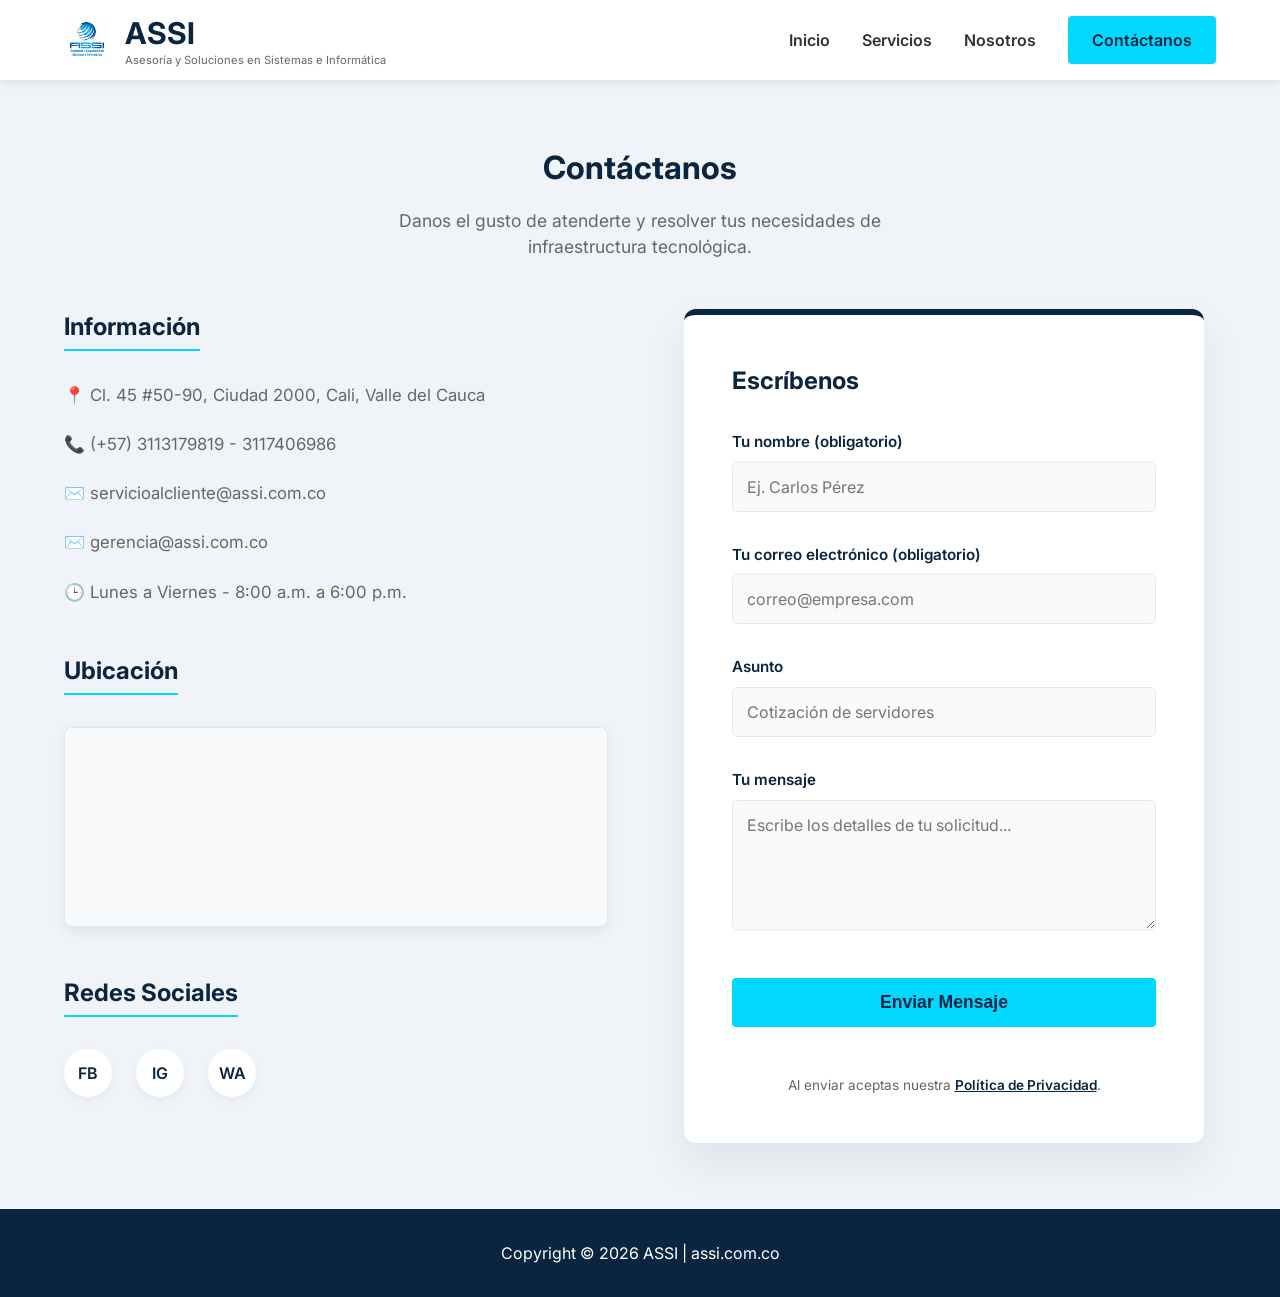
<file: contacto.html>
<!DOCTYPE html>
<html lang="es">
<head>
    <meta charset="UTF-8">
    <meta name="viewport" content="width=device-width, initial-scale=1.0">
    <title>Contacto | ASSI - Soluciones en Sistemas y Servidores</title>
    <link rel="icon" href="assets/img/logo-assi.png" type="image/png">
    <link rel="stylesheet" href="css/style.css">
    <link href="https://fonts.googleapis.com/css2?family=Inter:wght@400;600;700&display=swap" rel="stylesheet">
</head>
<body>
    <!-- Navegación Principal[cite: 24] -->
    <header class="header">
        <div class="container header__inner">
            <a href="index.html" class="logo">
                <img src="assets/img/logo-assi.png" alt="Logotipo de ASSI" class="logo__img">
                <div class="logo__text-group">
                    <span class="logo__text">ASSI</span>
                    <span class="logo__slogan">Asesoría y Soluciones en Sistemas e Informática</span>
                </div>
            </a>
            <button class="nav-toggle" id="navToggle" aria-label="Abrir menú">
                <span class="hamburger"></span>
            </button>
            <nav class="nav" id="navMenu">
                <ul class="nav__list">
                    <li><a href="index.html" class="nav__link">Inicio</a></li>
                    <li><a href="servicios.html" class="nav__link">Servicios</a></li>
                    <li><a href="nosotros.html" class="nav__link">Nosotros</a></li>
                    <li><a href="contacto.html" class="btn btn--primary">Contáctanos</a></li>
                </ul>
            </nav>
        </div>
    </header>

    <main>
        <section class="contact">
            <div class="container">
                <div class="section-header">
                    <h1 class="section-title">Contáctanos</h1>
                    <p class="section-subtitle">Danos el gusto de atenderte y resolver tus necesidades de infraestructura tecnológica.</p>
                </div>
                
                <div class="contact__inner">
                    <!-- Columna Izquierda: Información, Mapa compacto y Redes -->
                    <div class="contact__info">
                        <div class="info-block">
                            <h3>Información</h3>
                            <ul>
                                <li>📍 Cl. 45 #50-90, Ciudad 2000, Cali, Valle del Cauca</li>
                                <li>📞 (+57) 3113179819 - 3117406986</li>
                                <li>✉️ servicioalcliente@assi.com.co</li>
                                <li>✉️ gerencia@assi.com.co</li>
                                <li>🕒 Lunes a Viernes - 8:00 a.m. a 6:00 p.m.</li>
                            </ul>
                        </div>

                        <div class="info-block">
                            <h3>Ubicación</h3>
                            <div class="map-container">
                                <iframe 
                                    src="https://www.google.com/maps/embed?pb=!1m18!1m12!1m3!1d3982.656515865671!2d-76.505!3d3.385!2m3!1f0!2f0!3f0!3m2!1i1024!2i768!4f13.1!3m3!1m2!1s0x8e30a1382b604557%3A0x8e0a1b2c3d4e5f6!2sCl.%2068a%20%2341-64%2C%20Cali%2C%20Valle%20del%20Cauca!5e0!3m2!1ses!2sco!4v1650000000000!5m2!1ses!2sco" 
                                    width="100%" 
                                    height="100%" 
                                    style="border:0;" 
                                    allowfullscreen="" 
                                    loading="lazy" 
                                    referrerpolicy="no-referrer-when-downgrade"
                                    title="Ubicación de oficinas ASSI en Ciudad 2000, Cali">
                                </iframe>
                            </div>
                        </div>

                        <div class="info-block">
                            <h3>Redes Sociales</h3>
                            <div class="social-links">
                                <a href="https://facebook.com" target="_blank" rel="noopener" aria-label="Facebook de ASSI">FB</a>
                                <a href="https://instagram.com" target="_blank" rel="noopener" aria-label="Instagram de ASSI">IG</a>
                                <a href="https://wa.me/573113179819?text=Hola,%20estoy%20interesado%20en%20una%20asesor%C3%ADa%20tecnol%C3%B3gica" target="_blank" rel="noopener" aria-label="WhatsApp de ASSI">WA</a>
                            </div>
                        </div>
                    </div>

                    <!-- Columna Derecha: Formulario conectado a Formspree -->
                    <div class="contact__form-wrapper">
                        <h3>Escríbenos</h3>
                        <form action="https://formspree.io/f/mzezqnbd" method="POST" class="contact__form" id="contactForm">
                            <div class="form-group">
                                <label for="nombre">Tu nombre (obligatorio)</label>
                                <input type="text" id="nombre" name="nombre" required placeholder="Ej. Carlos Pérez">
                            </div>
                            <div class="form-group">
                                <label for="correo">Tu correo electrónico (obligatorio)</label>
                                <input type="email" id="correo" name="email" required placeholder="correo@empresa.com">
                            </div>
                            <div class="form-group">
                                <label for="asunto">Asunto</label>
                                <input type="text" id="asunto" name="asunto" placeholder="Cotización de servidores">
                            </div>
                            <div class="form-group">
                                <label for="mensaje">Tu mensaje</label>
                                <textarea id="mensaje" name="mensaje" rows="5" required placeholder="Escribe los detalles de tu solicitud..."></textarea>
                            </div>
                            <button type="submit" class="btn btn--primary">Enviar Mensaje</button>
                            
                            <!-- Nuevo texto legal debajo del botón -->
                                <div class="form-legal">
                                    <p>Al enviar aceptas nuestra <a href="#" id="openPrivacyModal">Política de Privacidad</a>.</p>
                                </div>
                            </form>
                        </form>
                    </div>
                </div>
            </div>
        </section>
    </main>

    <!-- Pie de Página -->
    <footer class="footer">
        <div class="container footer__inner">
            <p>Copyright &copy; 2026 ASSI | assi.com.co</p>
        </div>
    </footer>


    <!-- =========================================
         MODAL DE POLÍTICA DE PRIVACIDAD
         ========================================= -->
    <div class="modal-overlay" id="privacyModal">
        <div class="modal-content">
            <button class="modal-close" id="closePrivacyModal" aria-label="Cerrar modal">&times;</button>
            <h3>Política de Privacidad</h3>
            <p>En ASSI protegemos tus datos personales conforme a la Ley 1581 de 2012 y el Decreto 1377 de 2013 de la República de Colombia. La información recolectada a través de este sitio se utiliza únicamente para fines comerciales y de contacto.</p>
            
        </div>
    </div>



    <script src="js/main.js"></script>
</body>
</html>
</file>
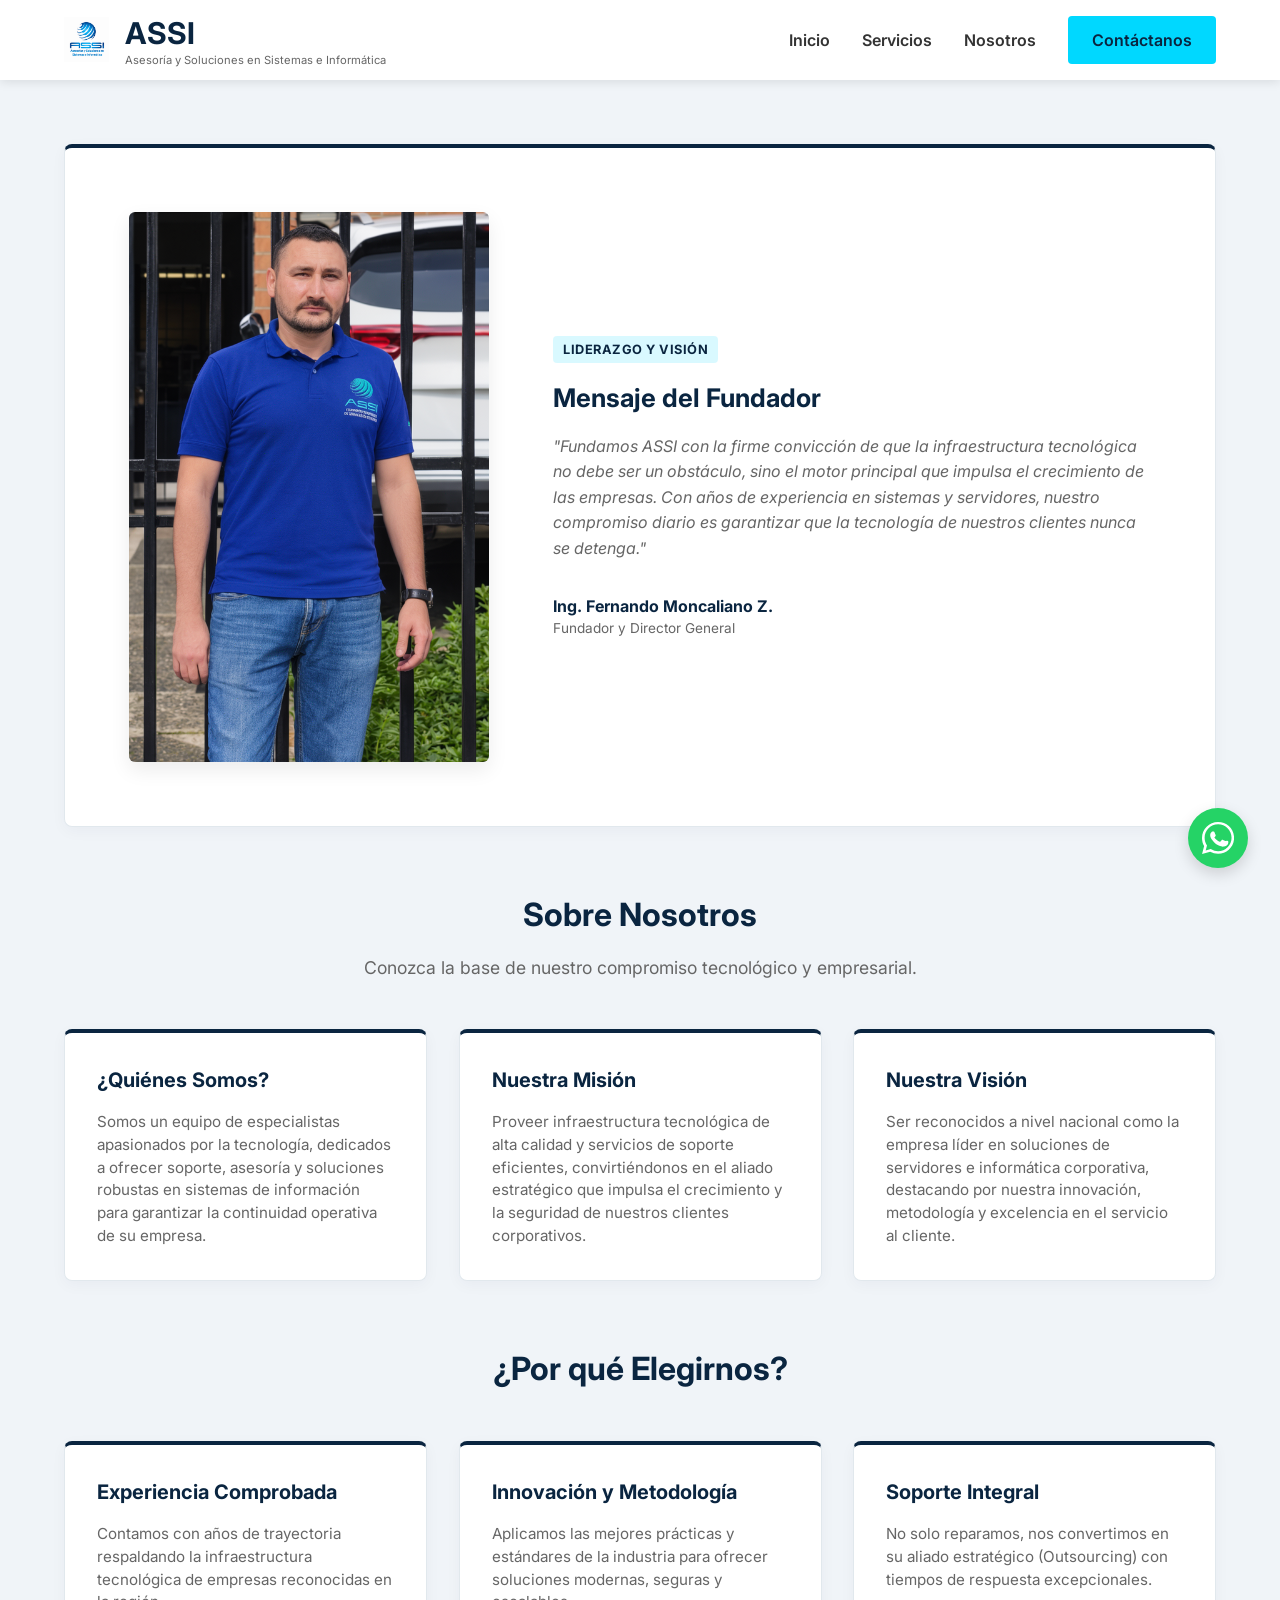
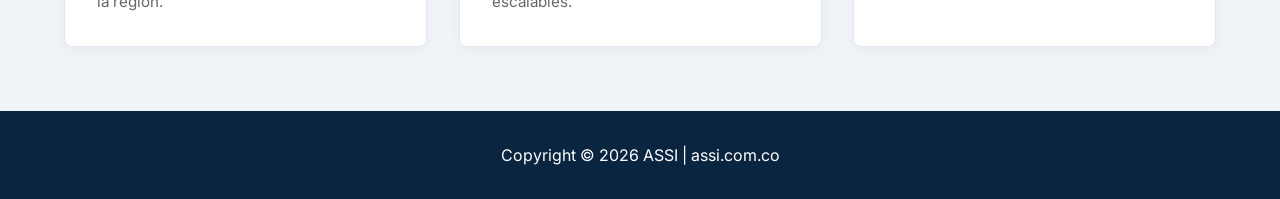
<file: nosotros.html>
<!DOCTYPE html>
<html lang="es">
<head>
    <meta charset="UTF-8">
    <meta name="viewport" content="width=device-width, initial-scale=1.0">
    <title>Nosotros | ASSI - Soluciones en Sistemas y Servidores</title>
    <link rel="icon" href="assets/img/logo-assi.png" type="image/png">
    <link rel="stylesheet" href="css/style.css">
    <link href="https://fonts.googleapis.com/css2?family=Inter:wght@400;600;700&display=swap" rel="stylesheet">
</head>
<body>
    <!-- Navegación Principal (Se repite en todos los archivos) -->
    <header class="header">
        <div class="container header__inner">
            
            <!-- El logo ahora es un enlace flexbox -->
            <a href="index.html" class="logo">
                <img src="assets/img/logo-assi.png" alt="Logotipo de ASSI" class="logo__img">
                <div class="logo__text-group">
                    <span class="logo__text">ASSI</span>
                    <span class="logo__slogan">Asesoría y Soluciones en Sistemas e Informática</span>
                </div>
            </a>

            <!-- Botón Hamburguesa corregido (sin el 4 extra) -->
            <button class="nav-toggle" id="navToggle" aria-label="Abrir menú">
                <span class="hamburger"></span>
            </button>

            <!-- Menú de Navegación -->
            <nav class="nav" id="navMenu">
                <ul class="nav__list">
                    <li><a href="index.html" class="nav__link">Inicio</a></li>
                    <li><a href="servicios.html" class="nav__link">Servicios</a></li>
                    <li><a href="nosotros.html" class="nav__link">Nosotros</a></li>
                    <li><a href="contacto.html" class="btn btn--primary">Contáctanos</a></li>
                </ul>
            </nav>
            
        </div>
    </header>

    <main>
        <section class="about">
            <div class="container about__inner">
                
            
                <!-- SECCIÓN DEL FUNDADOR CON ROTADOR AUTOMÁTICO -->
                <div class="founder fade-up">
                    <div class="founder__image">
                        <!-- Primera foto (activa por defecto) -->
                        <img src="assets/img/Fundador1.png" alt="Fundador y Director de ASSI - Foto 1" class="slide active">
                        <!-- Segunda foto (oculta inicialmente) -->
                        <img src="assets/img/Fundador2.png" alt="Fundador y Director de ASSI - Foto 2" class="slide">
                    </div>
                    <div class="founder__content">
                        <span class="founder__tag">Liderazgo y Visión</span>
                        <h2 class="founder__title">Mensaje del Fundador</h2>
                        <p class="founder__text">
                            "Fundamos ASSI con la firme convicción de que la infraestructura tecnológica no debe ser un obstáculo, sino el motor principal que impulsa el crecimiento de las empresas. Con años de experiencia en sistemas y servidores, nuestro compromiso diario es garantizar que la tecnología de nuestros clientes nunca se detenga."
                        </p>
                        <div class="founder__author">
                            <strong>Ing. Fernando Moncaliano Z.</strong>
                            <span>Fundador y Director General</span>
                        </div>
                    </div>
                </div>

                <!-- SECCIÓN SOBRE NOSOTROS -->
                <div class="section-header fade-up" style="margin-top: var(--space-8);">
                    <h1 class="section-title">Sobre Nosotros</h1>
                    <p class="section-subtitle">Conozca la base de nuestro compromiso tecnológico y empresarial.</p>
                </div>
                
                <div class="about__grid">
                    <!-- Tarjeta 1: ¿Quiénes Somos? -->
                    <article class="card fade-up">
                        <h3 class="card__title">¿Quiénes Somos?</h3>
                        <p class="card__text">Somos un equipo de especialistas apasionados por la tecnología, dedicados a ofrecer soporte, asesoría y soluciones robustas en sistemas de información para garantizar la continuidad operativa de su empresa.</p>
                    </article>

                    <!-- Tarjeta 2: Nuestra Misión -->
                    <article class="card fade-up delay-100">
                        <h3 class="card__title">Nuestra Misión</h3>
                        <p class="card__text">Proveer infraestructura tecnológica de alta calidad y servicios de soporte eficientes, convirtiéndonos en el aliado estratégico que impulsa el crecimiento y la seguridad de nuestros clientes corporativos.</p>
                    </article>

                    <!-- Tarjeta 3: Nuestra Visión -->
                    <article class="card fade-up delay-200">
                        <h3 class="card__title">Nuestra Visión</h3>
                        <p class="card__text">Ser reconocidos a nivel nacional como la empresa líder en soluciones de servidores e informática corporativa, destacando por nuestra innovación, metodología y excelencia en el servicio al cliente.</p>
                    </article>
                </div>

                <div class="section-header fade-up" style="margin-top: var(--space-8);">
                    <h2 class="section-title">¿Por qué Elegirnos?</h2>
                </div>
                
                <div class="about__grid">
                    <!-- Tarjeta 4: Experiencia Comprobada -->
                    <article class="card fade-up">
                        <h3 class="card__title">Experiencia Comprobada</h3>
                        <p class="card__text">Contamos con años de trayectoria respaldando la infraestructura tecnológica de empresas reconocidas en la región.</p>
                    </article>

                    <!-- Tarjeta 5: Innovación y Metodología -->
                    <article class="card fade-up delay-100">
                        <h3 class="card__title">Innovación y Metodología</h3>
                        <p class="card__text">Aplicamos las mejores prácticas y estándares de la industria para ofrecer soluciones modernas, seguras y escalables.</p>
                    </article>

                    <!-- Tarjeta 6: Soporte Integral -->
                    <article class="card fade-up delay-200">
                        <h3 class="card__title">Soporte Integral</h3>
                        <p class="card__text">No solo reparamos, nos convertimos en su aliado estratégico (Outsourcing) con tiempos de respuesta excepcionales.</p>
                    </article>
                </div>
            </div>
        </section>
    </main>

    <footer class="footer">
        <div class="container footer__inner">
            <p>Copyright &copy; 2026 ASSI | assi.com.co</p>
        </div>
    </footer>



     <!-- =========================================
         BOTÓN FLOTANTE DE WHATSAPP
         ========================================= -->
    <!-- Enlace seguro usando target="_blank" y rel="noopener"[cite: 24] -->
    <a href="https://wa.me/573113179819?text=Hola,%20estoy%20interesado%20en%20una%20asesor%C3%ADa%20tecnol%C3%B3gica" 
       class="whatsapp-float fade-up delay-300" 
       target="_blank" 
       rel="noopener" 
       aria-label="Escríbenos directamente por WhatsApp"> <!-- Atributo ARIA para accesibilidad -->
        
        <!-- Ícono SVG oficial de WhatsApp (No requiere cargar imágenes extra) -->
        <svg viewBox="0 0 24 24" width="32" height="32" fill="currentColor">
            <path d="M12.031 0C5.385 0 0 5.385 0 12.031c0 2.13.553 4.195 1.6 6.02L.053 24l6.096-1.597c1.782.95 3.774 1.45 5.882 1.45 6.646 0 12.031-5.385 12.031-12.031S18.677 0 12.031 0zm0 21.905c-1.802 0-3.567-.485-5.115-1.402l-.367-.217-3.799.996.996-3.702-.238-.378c-1.008-1.598-1.539-3.454-1.539-5.353 0-5.568 4.531-10.099 10.099-10.099s10.099 4.531 10.099 10.099-4.531 10.099-10.099 10.099zm5.541-7.564c-.304-.152-1.798-.887-2.077-.989-.279-.101-.482-.152-.685.152-.203.304-.786.989-.964 1.192-.177.203-.355.228-.659.076-1.558-.771-2.73-1.611-3.778-3.003-.266-.356.26-.33.85-1.51.076-.152.038-.279-.038-.431-.076-.152-.685-1.648-.938-2.257-.245-.591-.498-.512-.685-.522-.177-.01-.38-.01-.583-.01-.203 0-.532.076-.811.38-.279.304-1.065 1.04-1.065 2.535 0 1.496 1.09 2.941 1.242 3.144.152.203 2.145 3.275 5.195 4.593 1.956.843 2.766.915 3.844.773 1.189-.156 2.65-.968 3.018-1.928.368-.96.368-1.782.258-1.956-.101-.177-.38-.279-.684-.431z"/>
        </svg>
    </a>






    <script src="js/main.js"></script>
</body>
</html>
</file>
<file: css/style.css>
/* =========================================
   1. VARIABLES Y DISEÑO BASE (DESIGN TOKENS)
   ========================================= */
:root {
    --color-primary: #0A2540; /* Azul Marino Oscuro */
    --color-accent: #00D8FF;  /* Cian */
    --color-text: #333333;
    --color-text-light: #666666;
    --color-bg: #FFFFFF;
    
    /* Escala de espaciado base 8px[cite: 24] */
    --space-2: 16px;
    --space-3: 24px;
    --space-4: 32px;
    --space-6: 48px;
    --space-8: 64px;

    --font-main: 'Inter', sans-serif;
}

* {
    margin: 0;
    padding: 0;
    box-sizing: border-box;
}

body {
    font-family: var(--font-main);
    color: var(--color-text);
    background-color: var(--color-bg);
    line-height: 1.5;
}

.container {
    width: 90%;
    max-width: 1200px;
    margin: 0 auto;
}

/* =========================================
   2. COMPONENTES COMPARTIDOS
   ========================================= */
.btn {
    display: inline-flex;
    align-items: center;
    justify-content: center;
    padding: 12px 24px;
    text-decoration: none;
    font-weight: 600;
    border-radius: 4px;
    text-align: center;
    transition: all 0.3s ease;
    min-height: 44px; /* Botones accesibles[cite: 24] */
    border: none;
    cursor: pointer;
}

.btn--primary {
    background-color: var(--color-accent);
    color: var(--color-primary);
}

.btn--primary:hover {
    background-color: #00b3d6;
}

.btn--secondary {
    background-color: transparent;
    color: var(--color-primary);
    border: 2px solid var(--color-primary);
}

.btn--secondary:hover {
    background-color: var(--color-primary);
    color: var(--color-bg);
}

.section-header {
    text-align: center;
    margin-bottom: var(--space-6);
}

.section-title {
    font-size: 2rem;
    color: var(--color-primary);
    margin-bottom: var(--space-2);
    font-weight: 700;
}

.section-subtitle {
    color: var(--color-text-light);
    max-width: 600px;
    margin: 0 auto;
    font-size: 1.1rem;
}

/* =========================================
   3. HEADER Y NAVEGACIÓN (Móvil por defecto)
   ========================================= */
.header {
    background-color: var(--color-bg);
    box-shadow: 0 2px 10px rgba(0,0,0,0.1);
    position: sticky;
    top: 0;
    z-index: 100;
}

.header__inner {
    display: flex;
    justify-content: space-between;
    align-items: center;
    height: 80px;
}

.logo {
    display: flex;
    align-items: center;
    gap: var(--space-2);
    text-decoration: none;
}

/* Corrección de tamaño para el logotipo en la cabecera */
.logo img {
    max-height: 45px; /* Ajusta este valor si lo quieres un poco más grande o pequeño */
    width: auto;      /* Mantiene la proporción perfecta de la imagen */
    display: block;
}

.logo__text-group {
    display: flex;
    flex-direction: column;
    justify-content: center;
}

.logo__text {
    font-size: 30px;
    font-weight: 700;
    color: var(--color-primary);
}

.logo__slogan {
    font-size: 0.7rem;
    color: var(--color-text-light);
    font-weight: 400;
    margin-top: -4px;
}

.nav-toggle {
    display: block;
    background: transparent;
    border: none;
    cursor: pointer;
    width: 44px; 
    height: 44px;
    position: relative;
    z-index: 200;
}

.hamburger,
.hamburger::before,
.hamburger::after {
    display: block;
    width: 24px;
    height: 2px;
    background-color: var(--color-primary);
    position: absolute;
    left: 10px;
    transition: all 0.3s ease;
}

.hamburger::before { content: ''; top: -8px; left: 0; }
.hamburger::after { content: ''; top: 8px; left: 0; }

.nav {
    position: fixed;
    top: 80px; 
    left: -100%; 
    width: 100%;
    height: calc(100vh - 80px);
    background-color: var(--color-primary);
    transition: left 0.3s ease;
    z-index: 99;
    overflow-y: auto;
}

.nav.is-active {
    left: 0;
}

.nav__list {
    display: flex;
    flex-direction: column;
    align-items: center;
    padding-top: var(--space-8);
    list-style: none;
    gap: var(--space-4);
}

.nav__link {
    text-decoration: none;
    color: var(--color-bg);
    font-weight: 600;
    font-size: 1.25rem;
}

/* =========================================
   4. SECCIÓN HERO (INICIO)
   ========================================= */
.hero {
    padding: var(--space-8) 0;
    background-color: #f8f9fa;
}

.hero__inner {
    display: flex;
    flex-direction: column;
    gap: var(--space-4);
}

.hero__title {
    font-size: 2.5rem;
    color: var(--color-primary);
    line-height: 1.2;
    margin-bottom: var(--space-2);
}

.hero__description {
    font-size: 1.125rem;
    color: var(--color-text-light);
    margin-bottom: var(--space-4);
}

.hero__actions {
    display: flex;
    flex-direction: column;
    gap: var(--space-2);
}

.hero__image img {
    width: 100%;
    border-radius: 8px;
    box-shadow: 0 10px 30px rgba(0,0,0,0.1);
}

/* =========================================
   5. TARJETAS (Solución unificada para texto e imágenes)
   ========================================= */
.services, .about {
    padding: var(--space-8) 0;
}

.about {
    background-color: #F0F4F8; 
}

.services {
    background-color: var(--color-bg);
}

.services__grid, .about__grid {
    display: grid;
    grid-template-columns: repeat(auto-fit, minmax(300px, 1fr));
    gap: var(--space-4);
}

.card {
    background-color: #ffffff;
    padding: var(--space-4); /* ¡Restauramos el respiro interior para todas las tarjetas! */
    border-radius: 8px;
    box-shadow: 0 4px 15px rgba(10, 37, 64, 0.04);
    border: 1px solid #e1e8ed;
    border-top: 4px solid var(--color-primary); 
    transition: transform 0.3s ease, box-shadow 0.3s ease, border-color 0.3s ease;
    display: flex;
    flex-direction: column;
    overflow: hidden; 
    text-align: left; 
}

/* Truco Senior: Hacemos que la imagen de servicios "rompa" el padding de la tarjeta y toque los bordes */
.card__image {
    width: calc(100% + (var(--space-4) * 2));
    margin: calc(var(--space-4) * -1) calc(var(--space-4) * -1) var(--space-4) calc(var(--space-4) * -1);
    height: 180px; 
    overflow: hidden;
}

.card__image img {
    width: 100%;
    height: 100%;
    object-fit: cover; 
    transition: transform 0.5s ease; 
}

.card__body {
    padding: 0; /* Ya lo maneja el padding general de la tarjeta `.card` */
    display: flex;
    flex-direction: column;
    flex-grow: 1;
}

.card:hover,
.card.is-active {
    transform: translateY(-5px);
    box-shadow: 0 10px 25px rgba(10, 37, 64, 0.1);
    border-top-color: var(--color-accent); 
}

.card:hover .card__image img {
    transform: scale(1.08);
}

.card__title {
    font-size: 1.25rem;
    color: var(--color-primary);
    margin-bottom: var(--space-2);
}

.card__text {
    color: var(--color-text-light);
    font-size: 0.95rem;
}

/* =========================================
   6. SECCIÓN CLIENTES (ESTILO DE CAJAS/TARJETAS)
   ========================================= */
.clients {
    padding: 80px 0; 
    background-color: #f8f9fa; 
    position: relative;
    border-top: 1px solid #e1e8ed;
}

/* Divisor corporativo superior */
.clients::before {
    content: '';
    position: absolute;
    top: -1px;
    left: 50%;
    transform: translateX(-50%);
    width: 120px;
    height: 4px;
    background-color: var(--color-accent);
    border-radius: 0 0 6px 6px;
    box-shadow: 0 4px 10px rgba(0, 216, 255, 0.2);
}

.clients__grid {
    display: grid;
    /* Ajustamos el tamaño mínimo de la columna para que las cajas respiren bien */
    grid-template-columns: repeat(auto-fit, minmax(180px, 1fr));
    gap: var(--space-4);
    align-items: center;
}

/* Estilo de Tarjeta/Caja para cada logo */
.client-logo {
    background-color: #ffffff;
    border: 1px solid #e1e8ed;
    border-radius: 8px;
    padding: var(--space-3);
    height: 110px; /* Altura fija para que todas las cajas midan exactamente lo mismo */
    display: flex;
    justify-content: center;
    align-items: center;
    box-shadow: 0 4px 10px rgba(10, 37, 64, 0.02);
    transition: all 0.3s ease;
}

/* Aseguramos que el enlace interno ocupe toda la caja */
.client-logo a {
    display: flex;
    justify-content: center;
    align-items: center;
    width: 100%;
    height: 100%;
}

/* Control estricto de las imágenes para que no se salgan de la caja */
.client-logo img {
    max-width: 80%;
    max-height: 100px; /* Altura máxima controlada para los logos */
    object-fit: contain;
/*     filter: grayscale(100%) opacity(60%); 
 */    transition: filter 0.3s ease, transform 0.3s ease;
}

/* Microinteracción al pasar el cursor sobre la caja */
.client-logo:hover {
    transform: translateY(-4px);
    box-shadow: 0 8px 20px rgba(10, 37, 64, 0.08);
    border-color: var(--color-accent); /* El borde sutil cambia al cian corporativo */
}

.client-logo:hover img {
    filter: grayscale(0%) opacity(100%); /* Recuperan su color original */
    transform: scale(1.05);
}

/* =========================================
   7. SECCIÓN CONTACTO
   ========================================= */


/* ¡Esta es la clase que nos faltaba para dar respiro y color de fondo! */
.contact {
    padding: var(--space-8) 0; /* Aplica 64px de espacio arriba y abajo */
    background-color: #F0F4F8; /* Azul muy claro corporativo */
}

.contact__inner {
    display: grid;
    gap: var(--space-6);
    grid-template-columns: 1fr;
    align-items: start;
}


.contact__info h3, .contact__form-wrapper h3 {
    font-size: 1.5rem;
    color: var(--color-primary);
    margin-bottom: var(--space-4);
    font-weight: 700;
}

.info-block {
    margin-bottom: var(--space-6);
}

.info-block h3 {
    border-bottom: 2px solid var(--color-accent);
    display: inline-block;
    padding-bottom: 4px;
}

.info-block ul {
    list-style: none;
    color: var(--color-text-light);
}

.info-block li {
    margin-bottom: var(--space-3);
    display: flex;
    align-items: center;
    gap: 12px;
    font-size: 1.05rem;
}

.map-container {
    width: 100%;
    height: 200px;
    border-radius: 8px;
    overflow: hidden;
    box-shadow: 0 4px 12px rgba(10, 37, 64, 0.08);
    border: 1px solid #e1e8ed;
    background-color: #f8fafc;
}

.map-container iframe {
    width: 100%;
    height: 100%;
    border: 0;
    display: block;
}

.social-links {
    display: flex;
    gap: var(--space-3);
}

.social-links a {
    display: flex;
    justify-content: center;
    align-items: center;
    width: 48px; 
    height: 48px;
    background-color: #ffffff;
    color: var(--color-primary);
    border-radius: 50%;
    text-decoration: none;
    font-weight: 600;
    box-shadow: 0 4px 10px rgba(10, 37, 64, 0.05);
    transition: all 0.3s ease;
}

.social-links a:hover {
    background-color: var(--color-primary);
    color: var(--color-bg);
    transform: translateY(-4px);
    box-shadow: 0 8px 15px rgba(10, 37, 64, 0.15);
}

.contact__form-wrapper {
    background-color: var(--color-bg);
    padding: var(--space-6);
    border-radius: 12px;
    box-shadow: 0 20px 40px rgba(10, 37, 64, 0.08);
    border-top: 6px solid var(--color-primary);
}

.contact__form {
    display: flex;
    flex-direction: column;
    gap: var(--space-4);
}

.form-group {
    display: flex;
    flex-direction: column;
    gap: 8px;
}

.form-group label {
    font-size: 0.95rem;
    font-weight: 600;
    color: var(--color-primary);
}

.form-group input,
.form-group textarea {
    width: 100%;
    padding: 14px;
    background-color: #F8FAFC;
    border: 1px solid #E2E8F0;
    border-radius: 6px;
    font-family: inherit;
    font-size: 1rem;
    color: var(--color-text);
    transition: all 0.3s ease;
}

.form-group input:focus,
.form-group textarea:focus {
    outline: none;
    background-color: #ffffff;
    border-color: var(--color-accent);
    box-shadow: 0 0 0 4px rgba(0, 216, 255, 0.15); 
}

.contact__form .btn {
    margin-top: var(--space-2);
    font-size: 1.1rem;
    padding: 14px 24px;
}


/* =========================================
   TEXTO LEGAL DEL FORMULARIO (PRIVACIDAD)
   ========================================= */
.form-legal {
    text-align: center;
    margin-top: var(--space-2); /* Separación usando nuestra escala base[cite: 25] */
    font-size: 0.85rem; /* Texto más pequeño para jerarquía secundaria[cite: 25] */
    color: var(--color-text-light); /* Color gris sutil */
}

.form-legal a {
    color: var(--color-primary); /* Azul corporativo para el enlace */
    text-decoration: underline;
    font-weight: 600;
    transition: color 0.3s ease;
}

/* Microinteracción al pasar el mouse por el enlace */
.form-legal a:hover {
    color: var(--color-accent); /* Cambia al Cian al hacer hover */
}






/* =========================================
   8. PIE DE PÁGINA (FOOTER)
   ========================================= */
.footer {
    background-color: var(--color-primary);
    color: var(--color-bg);
    padding: var(--space-4) 0;
    text-align: center;
    width: 100%;
    margin-top: auto;
}

.footer__inner {
    display: flex;
    justify-content: center;
    align-items: center;
}

/* =========================================
   10. ANIMACIONES AL SCROLL (INTERSECTION OBSERVER)
   ========================================= */

/* Estado inicial: Oculto y empujado hacia abajo */
.fade-up {
    opacity: 0;
    transform: translateY(40px);
    transition: opacity 0.6s ease-out, transform 0.6s ease-out;
    will-change: opacity, transform; /* Optimización de rendimiento para el navegador */
}

/* Estado inicial: Solo oculto (ideal para textos simples o imágenes) */
.fade-in {
    opacity: 0;
    transition: opacity 0.8s ease-out;
    will-change: opacity;
}

/* Estado final: Visible y en su posición original (Esta clase la pondrá JS) */
.fade-up.is-visible,
.fade-in.is-visible {
    opacity: 1;
    transform: translateY(0);
}

/* Clases de retraso para crear un efecto "cascada" (stagger) en las tarjetas */
.delay-100 { transition-delay: 100ms; }
.delay-200 { transition-delay: 200ms; }
.delay-300 { transition-delay: 300ms; }








/* =========================================
   11. BOTÓN FLOTANTE DE WHATSAPP
   ========================================= */
.whatsapp-float {
    position: fixed;
    bottom: var(--space-4); /* Separación desde abajo */
    right: var(--space-4); /* Separación desde la derecha */
    width: 60px; /* Tamaño mayor a 44px para móviles */
    height: 60px;
    background-color: #25D366; /* Verde oficial de WhatsApp */
    color: #ffffff;
    border-radius: 50%;
    display: flex;
    justify-content: center;
    align-items: center;
    box-shadow: 0 6px 15px rgba(0, 0, 0, 0.15);
    z-index: 1000; /* Asegura que nada lo tape */
    text-decoration: none;
    transition: transform 0.3s ease, box-shadow 0.3s ease, background-color 0.3s ease;
}

/* Microinteracción al pasar el cursor[cite: 22] */
.whatsapp-float:hover {
    transform: translateY(-5px) scale(1.05);
    box-shadow: 0 10px 25px rgba(37, 211, 102, 0.4);
    background-color: #1ebe5d; /* Un verde ligeramente más oscuro */
    color: #ffffff;
}

/* Ajuste sutil para pantallas de celular muy pequeñas */
@media (max-width: 767px) {
    .whatsapp-float {
        bottom: var(--space-3);
        right: var(--space-3);
        width: 52px;
        height: 52px;
    }
    
    .whatsapp-float svg {
        width: 28px;
        height: 28px;
    }
}


/* =========================================
   12. MODAL DE POLÍTICA DE PRIVACIDAD
   ========================================= */
.modal-overlay {
    position: fixed;
    top: 0;
    left: 0;
    width: 100%;
    height: 100%;
    background-color: rgba(10, 37, 64, 0.8); /* Azul oscuro corporativo con 80% de opacidad */
    display: flex;
    justify-content: center;
    align-items: center;
    z-index: 2000; /* Por encima de todo, incluido el header y WhatsApp */
    opacity: 0;
    visibility: hidden;
    transition: opacity 0.3s ease, visibility 0.3s ease;
}

/* Clase que activa la visibilidad del modal */
.modal-overlay.is-active {
    opacity: 1;
    visibility: visible;
}

.modal-content {
    background-color: var(--color-bg);
    width: 90%;
    max-width: 500px;
    padding: var(--space-6);
    border-radius: 12px;
    position: relative;
    box-shadow: 0 20px 40px rgba(0,0,0,0.2);
    transform: translateY(20px); /* Empieza un poco abajo para el efecto de entrada */
    transition: transform 0.3s ease;
}

.modal-overlay.is-active .modal-content {
    transform: translateY(0); /* Sube a su posición original */
}

.modal-content h3 {
    color: var(--color-primary);
    margin-bottom: var(--space-3);
    font-size: 1.5rem;
}

.modal-content p {
    color: var(--color-text-light);
    margin-bottom: var(--space-2);
    font-size: 0.95rem;
}

/* Botón X superior derecho[cite: 26] */
.modal-close {
    position: absolute;
    top: 16px;
    right: 16px;
    background: #f0f4f8;
    border: none;
    width: 32px;
    height: 32px;
    border-radius: 50%;
    font-size: 1.25rem;
    color: var(--color-primary);
    cursor: pointer;
    display: flex;
    justify-content: center;
    align-items: center;
    transition: background-color 0.3s ease;
}

.modal-close:hover {
    background-color: #e1e8ed;
}


/* =========================================
   SECCIÓN DEL FUNDADOR (CON ROTADOR AUTOMÁTICO)
   ========================================= */
.founder {
    display: grid;
    grid-template-columns: 1fr;
    gap: var(--space-6);
    align-items: center;
    background-color: var(--color-bg);
    padding: var(--space-6);
    border-radius: 8px;
    box-shadow: 0 4px 15px rgba(10, 37, 64, 0.04);
    border: 1px solid #e1e8ed;
    border-top: 4px solid var(--color-primary);
    margin-bottom: var(--space-8);
}

.founder__image {
    position: relative; /* ¡Fundamental para que las imágenes se superpongan! */
    width: 100%;
    max-width: 380px;
    height: 1280px; /* Altura fija para evitar saltos de diseño (CLS) al rotar */
    margin: 0 auto;
    border-radius: 6px;
    overflow: hidden;
    box-shadow: 0 8px 20px rgba(0, 0, 0, 0.08);
}

.founder__image img.slide {
    position: absolute;
    top: 0;
    left: 0;
    width: 100%;
    height: 100%;
    object-fit: cover;
    object-position: 80% 30%; /* <-- ¡Agrega esta línea! Mueve el encuadre hacia la izquierda */
    opacity: 0; /* Ocultas por defecto */
    transition: opacity 1s ease-in-out; /* Transición suave de fundido */
}

.founder__image img.slide.active {
    opacity: 1; /* La foto activa se hace visible */
}

.founder__content {
    display: flex;
    flex-direction: column;
    gap: var(--space-2);
}

.founder__tag {
    font-size: 0.8rem;
    font-weight: 700;
    text-transform: uppercase;
    letter-spacing: 0.5px;
    color: var(--color-primary);
    background-color: rgba(0, 216, 255, 0.15);
    padding: 4px 10px;
    border-radius: 4px;
    width: fit-content;
}

.founder__title {
    font-size: 1.6rem;
    color: var(--color-primary);
    font-weight: 700;
}

.founder__text {
    color: var(--color-text-light);
    font-size: 1rem;
    line-height: 1.6;
    font-style: italic;
}

.founder__author {
    margin-top: var(--space-2);
    display: flex;
    flex-direction: column;
}

.founder__author strong {
    font-size: 1rem;
    color: var(--color-primary);
}

.founder__author span {
    font-size: 0.85rem;
    color: var(--color-text-light);
}

/* Adaptación para pantallas de escritorio */
@media (min-width: 768px) {
    .founder {
        grid-template-columns: 360px 1fr;
        gap: var(--space-8);
        padding: var(--space-8);
    }
    
    .founder__image {
        margin: 0;
        height: 550px; /* Altura proporcional para pantallas grandes */
    }
}





























































































































































































































/* =========================================
   9. MEDIA QUERIES (ESCRITORIO - MAYOR A 768PX)
   ========================================= */
/* IMPORTANTE: Todos los ajustes visuales para escritorio DEBEN ir exclusivamente aquí dentro[cite: 26] */
@media (min-width: 768px) {
    
    .nav-toggle {
        display: none; 
    }
    
    .nav {
        position: static;
        width: auto;
        height: auto;
        background-color: transparent;
        overflow-y: visible;
    }
    
    .nav__list {
        flex-direction: row; 
        padding-top: 0;
    }

    .nav__link {
        color: var(--color-text); 
        font-size: 1rem;
    }

    .hero__inner {
        flex-direction: row;
        align-items: center;
    }

    .hero__content {
        flex: 1;
        padding-right: var(--space-4);
    }

    .hero__image {
        flex: 1;
    }

    .hero__actions {
        flex-direction: row;
    }

    .contact__inner {
        grid-template-columns: 1fr 1fr;
        gap: var(--space-8);
    }
    
    .contact__form-wrapper {
        max-width: 520px;
        margin: 0 auto;
        width: 100%;
    }
}
</file>
